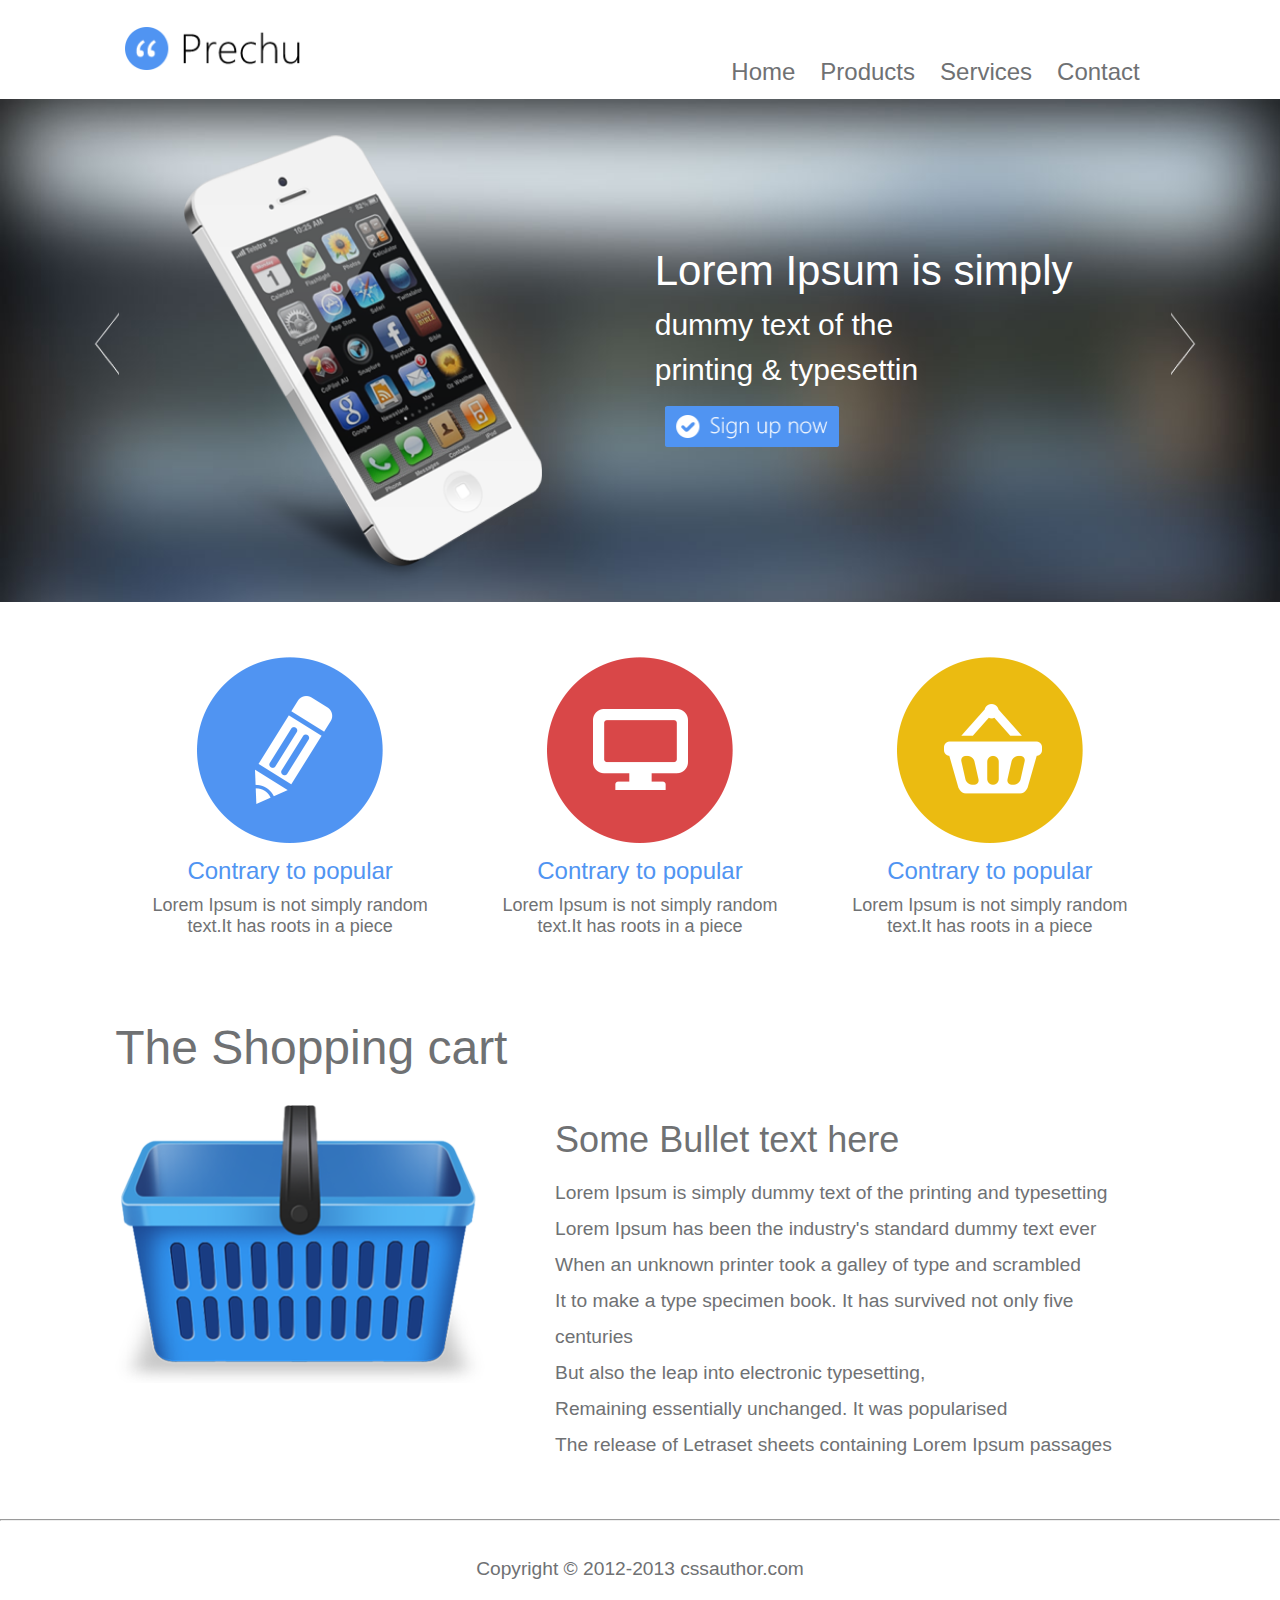
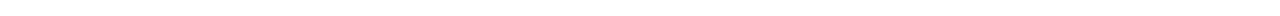
<file: 1/index.html>
<!DOCTYPE html>
<html lang="en">
<head>
    <meta charset="UTF-8">
    <meta name="viewport" content="width=device-width, initial-scale=1">
    <title>Prechu</title>
    <link rel="stylesheet" href="css/style.css">
</head>
<body>
<header>
    <div class="container">
        <div class="logo">
            <img src="img/logo1.png" alt="Prechu">
        </div>
        <nav>
            <input type="checkbox" id="hid-button">
            <label class="menu-button" for="hid-button"><p>&#9776;</p></label>
            <ul class="menu">
                <li>
                    <a href=# class="menu__link">Home</a>
                </li>
                <li>
                    <a href=# class="menu__link">Products</a>
                </li>
                <li>
                    <a href=# class="menu__link">Services</a>
                </li>
                <li>
                    <a href=# class="menu__link"> Contact</a>
                </li>
            </ul>
        </nav>
    </div>
</header>
<main>
    <div class="banner">
        <a href=# class="banner__prev"><img src="img/prev.png" alt="previous"></a>
        <div class="banner__phone">
            <img src="img/iphone.png" alt="iphone">
        </div>
        <div class="banner__text">
            <h1>
                Lorem Ipsum is simply
            </h1>
            <p> dummy text of the
                <br>printing & typesettin
            </p>
            <div class="banner__singup">
                <a href=#><img src="img/singup.png" alt="Sing up now"></a>
            </div>
        </div>
        <a href=# class="banner__next"><img src="img/next.png" alt="next"></a>
    </div>
    <div class="container">
        <div class="services">
            <div class="services__item">
                <div class="service-item__img">
                    <img src="img/icon1.png" alt="Услуга1">
                </div>
                <div class="service-item__text">
                    <h3>
                        Contrary to popular
                    </h3>
                    <p>
                        Lorem Ipsum is not simply random text.It has roots in a piece
                    </p>
                </div>
            </div>
            <div>
                <hr>
            </div>
            <div class="services__item">
                <div class="service-item__img">
                    <img src="img/icon2.png" alt="Услуга2">
                </div>
                <div class="service-item__text">
                    <h3>
                        Contrary to popular
                    </h3>
                    <p>
                        Lorem Ipsum is not simply random text.It has roots in a piece
                    </p>
                </div>
            </div>
            <div>
                <hr>
            </div>
            <div class="services__item">
                <div class="service-item__img">
                    <img src="img/icon3.png" alt="Услуга3">
                </div>
                <div class="service-item__text">
                    <h3>
                        Contrary to popular
                    </h3>
                    <p>
                        Lorem Ipsum is not simply random text.It has roots in a piece
                    </p>
                </div>
            </div>
            <div>
                <hr>
            </div>
            <div class="services__cart">
                <h1>
                    The Shopping cart
                </h1>
                <div class="services-cart">
                    <div class="services-cart__img">
                        <img src="img/cart.png" alt="Корзина">
                    </div>
                    <div class="services-cart__text">
                        <h2>
                            Some Bullet text here
                        </h2>
                        <p>
                            Lorem Ipsum is simply dummy text of the printing and typesetting
                            <br>Lorem Ipsum has been the industry's standard dummy text ever
                            <br>When an unknown printer took a galley of type and scrambled
                            <br>It to make a type specimen book. It has survived not only five centuries
                            <br>But also the leap into electronic typesetting,
                            <br>Remaining essentially unchanged. It was popularised
                            <br>The release of Letraset sheets containing Lorem Ipsum passages
                        </p>
                    </div>
                </div>
            </div>
        </div>
    </div>
</main>
<footer>
    <hr>
    <p>Copyright © 2012-2013 cssauthor.com</p>
</footer>
</body>
</html>
</file>
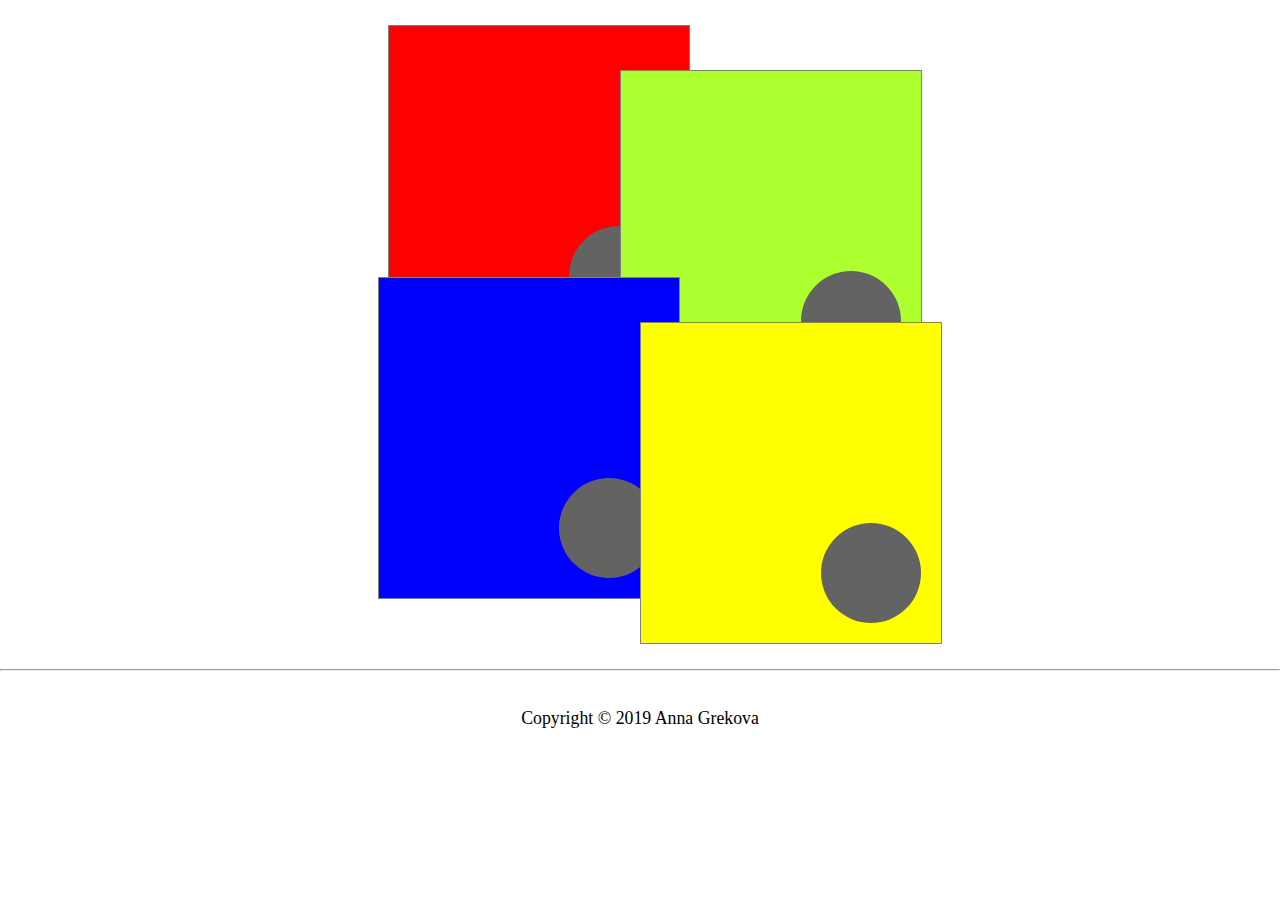
<file: 2/index.html>
<!DOCTYPE html>
<html lang="en">
<head>
    <meta charset="UTF-8">
    <meta name="viewport" content="width=device-width, initial-scale=1">
    <title>Work</title>
    <link rel="stylesheet" href="css/style.css">
</head>
<body>
    <header>
    </header>
    <main>
        <div class="box">
            <div class="box__item">
                <div class="circle">
                </div>
            </div>
            <div class="box__item">
                <div class="circle">
                </div>
            </div>
            <div class="box__item">
                <div class="circle">
                </div>
            </div>
            <div class="box__item">
                <div class="circle">
                </div>
            </div>
        </div>
    </main>
    <footer>
        <hr>
        <p>Copyright © 2019 Anna Grekova</p>
     </footer>
</body>
</html>
</file>
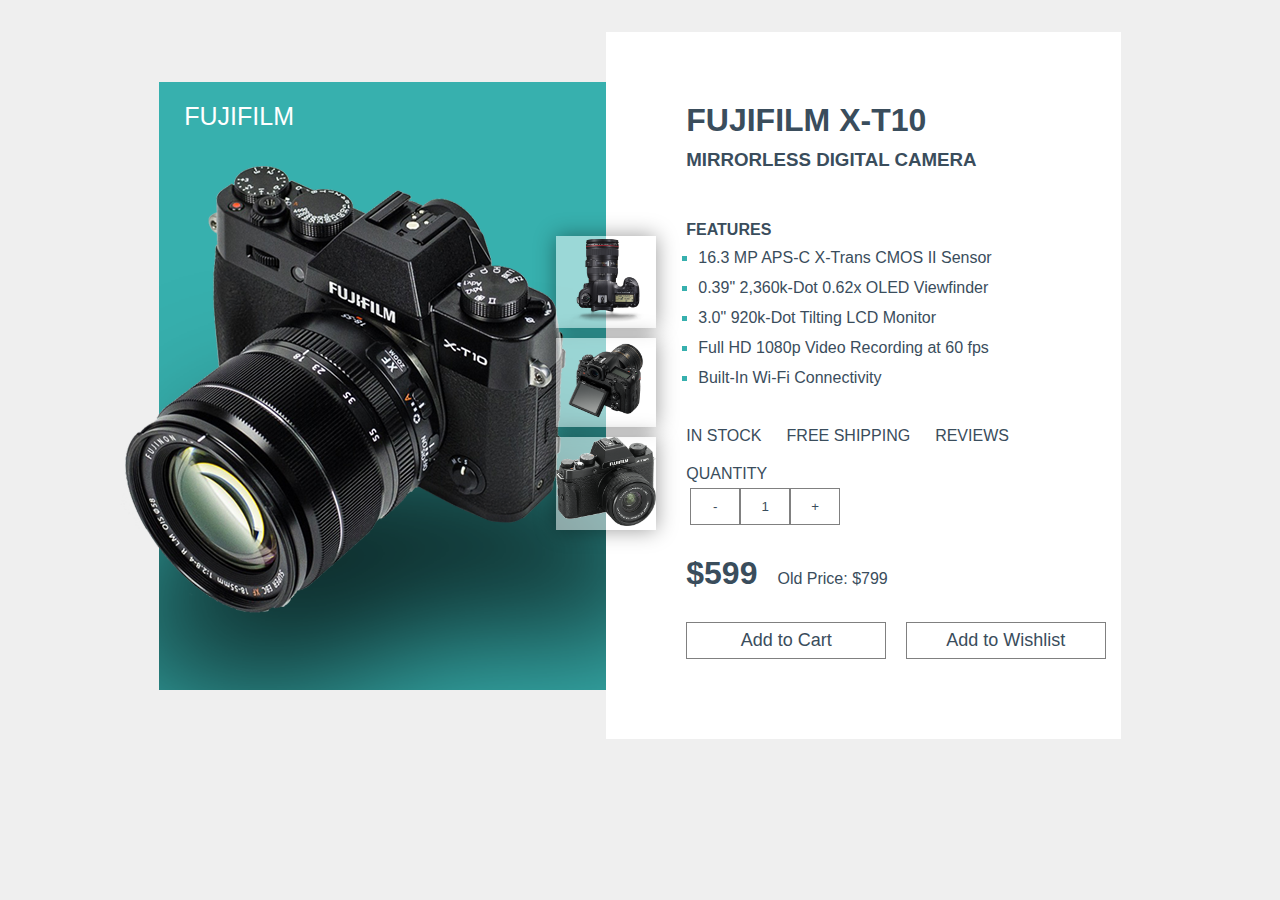
<file: 3/index.html>
<!DOCTYPE html>
<html lang="en">
<head>
    <meta charset="UTF-8">
    <meta name="viewport" content="width=device-width, initial-scale=1">
    <title>Fujifilm</title>
    <link rel="stylesheet" href="css/style.css">
</head>
<body>
<header>
</header>
<main>
    <div class="card">
        <div class="card__left">
            <p>Fujifilm</p>
            <div class="card-left__photo">
                <img src="img/camera.png" alt="camera">
            </div>
            <div class="card-left__center">
                  <div class="card-center__photo-item">
                       <img src="img/camera-top.png" alt="camera-top">
                   </div>
                   <div class="card-center__photo-item">
                       <img src="img/camera-back.png" alt="camera-back">
                   </div>
                   <div class="card-center__photo-item">
                       <img src="img/camera-right1.png" alt="camera-right">
                   </div>
            </div>
        </div>
<!--        <div class="card__center">
            <div class="card-center__photo-item">
                <img src="img/camera-top.png" alt="camera-top">
            </div>
            <div class="card-center__photo-item">
                <img src="img/camera-back.png" alt="camera-back">
            </div>
            <div class="card-center__photo-item">
                <img src="img/camera-right1.png" alt="camera-right">
            </div>
        </div>-->
        <div class="card__right">
            <h1 class="card-right__title">Fujifilm X-T10</h1>
            <h3>Mirrorless Digital Camera</h3>
            <h4>Features</h4>
            <ul class="card-right__squares">
                <li>
                    <p>16.3 MP APS-C X-Trans CMOS II Sensor</p>
                </li>
                <li>
                    <p>0.39" 2,360k-Dot 0.62x OLED Viewfinder</p>
                </li>
                <li>
                    <p>3.0" 920k-Dot Tilting LCD Monitor</p>
                </li>
                <li>
                    <p>Full HD 1080p Video Recording at 60 fps</p>
                <li>
                    <p>Built-In Wi-Fi Connectivity</p>
                </li>
            </ul>
            <ul class="card-right__menu">
                <li>
                    <a href=#>In Stock</a>
                </li>
                <li>
                    <a href=#>Free Shipping</a>
                </li>
                <li>
                    <a href=#>Reviews</a>
                </li>
            </ul>
            <p>Quantity</p>
            <div class="card-right__quantity">
                <input type="button" value="-" class="button">
                <input class="value" type="text" readonly="readonly" value="1">
                <input type="button" value="+" class="button">
            </div>
            <h1 class="card-right__price">$599<span class="card-right__price-old">Old Price: $799</span></h1>
            <div class="card-right__actions">
                <input type="button" value="Add to Cart" class="button">
                <input type="button" value="Add to Wishlist" class="button">
            </div>
        </div><!-- div class="card__right">-->
    </div><!--    div class="card">-->
</main>
<footer>
</footer>
</body>
</html>
</file>
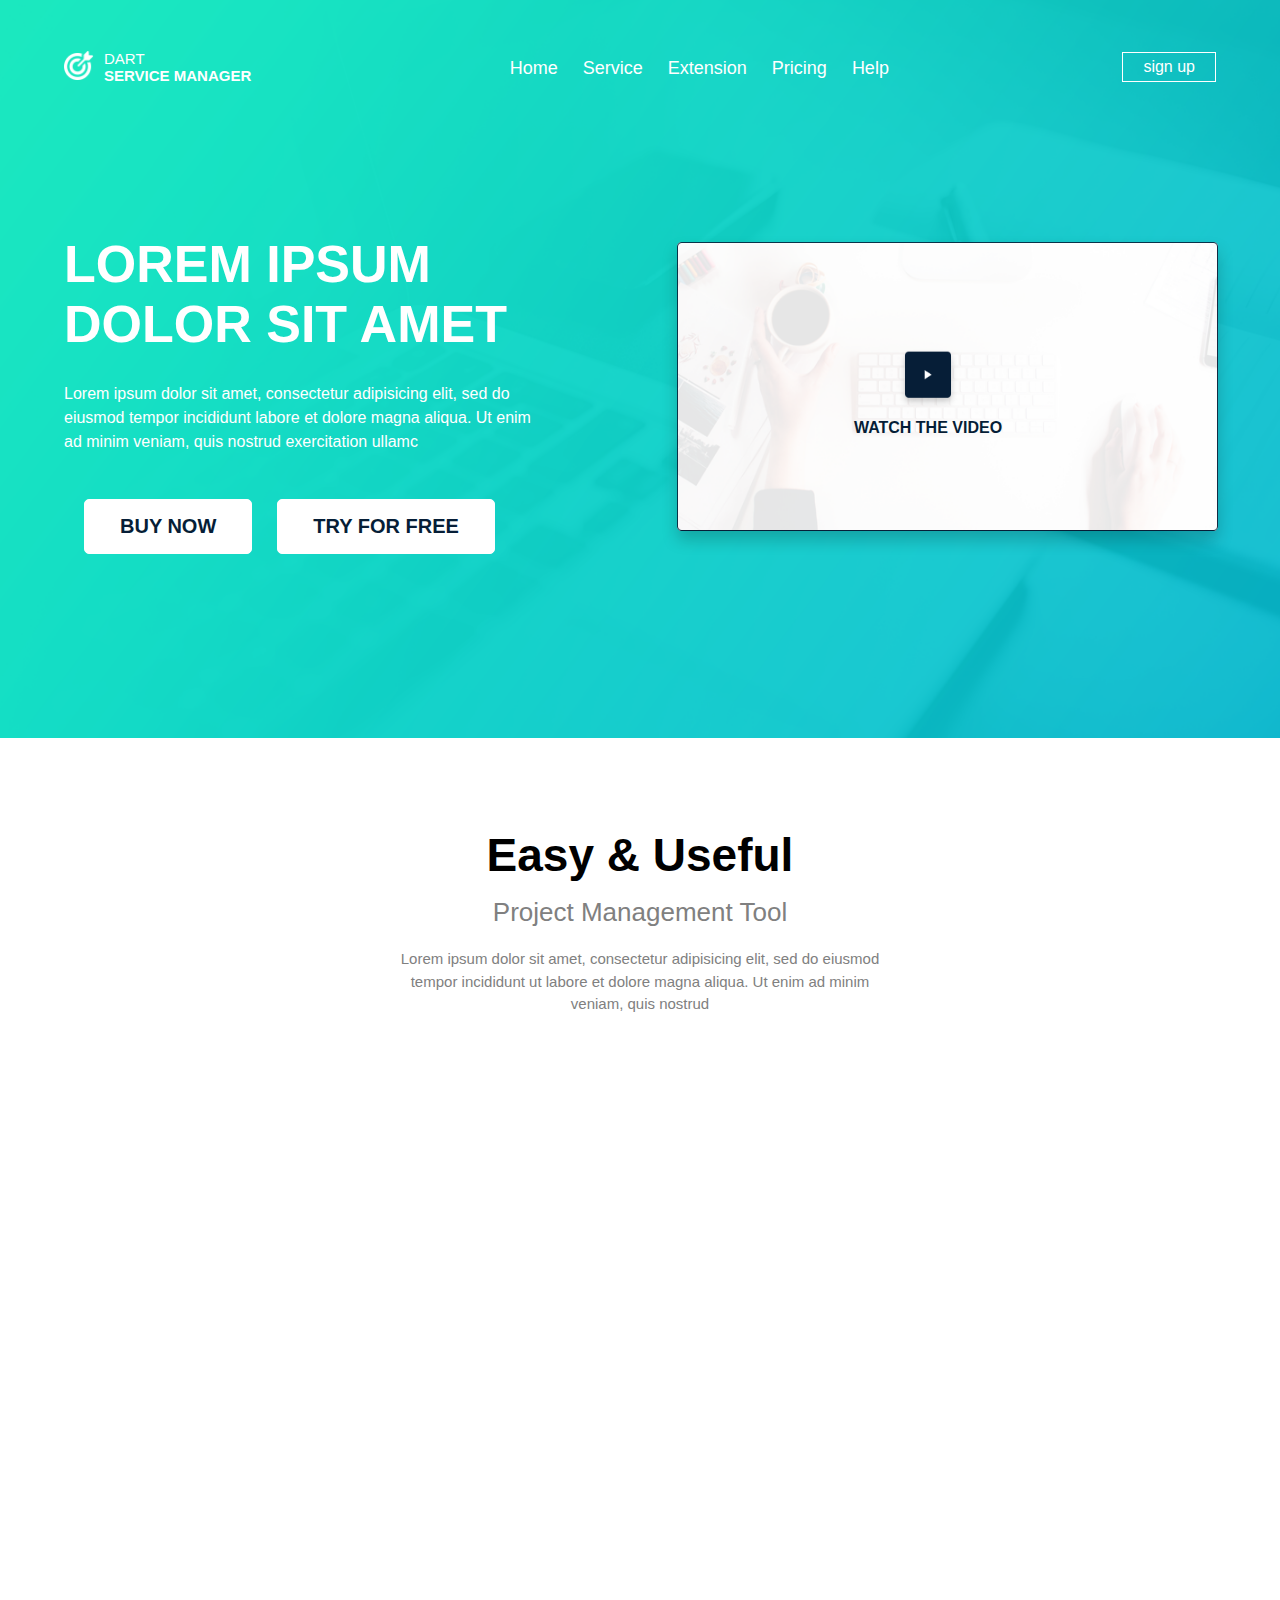
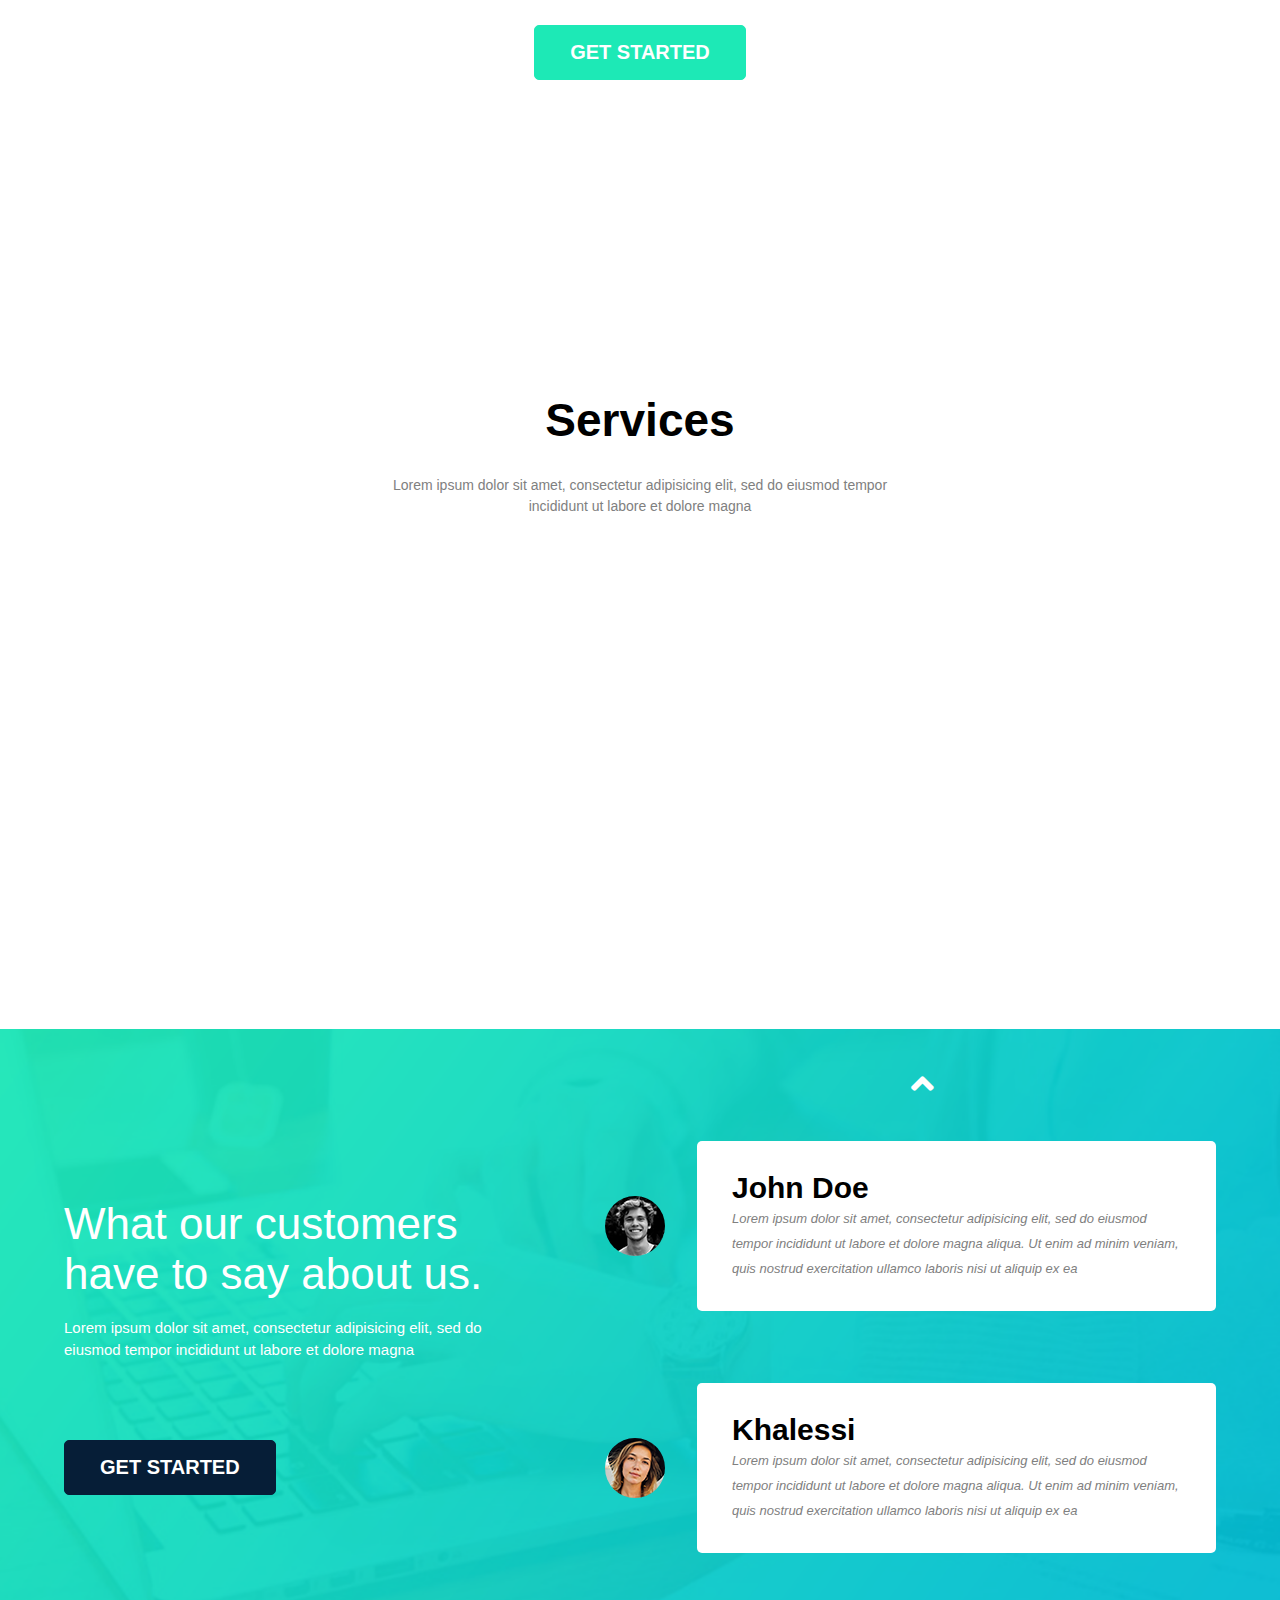
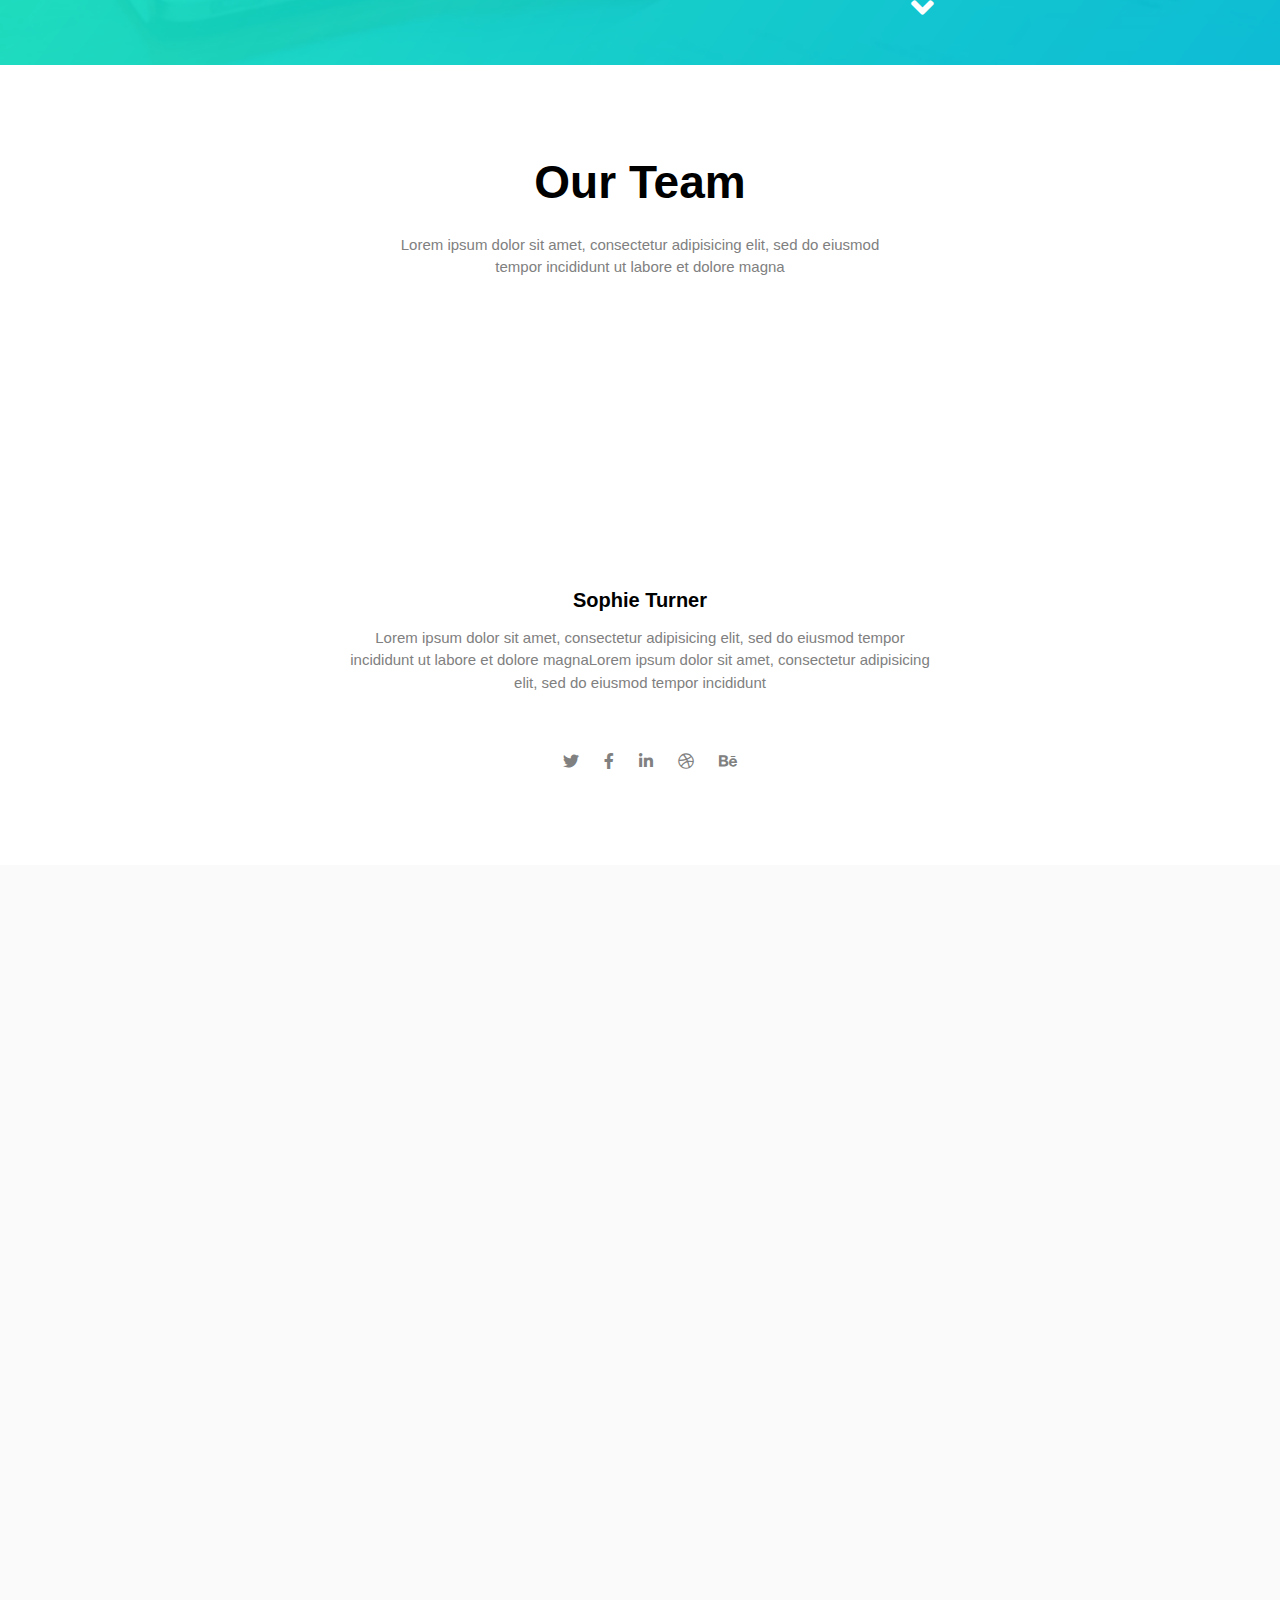
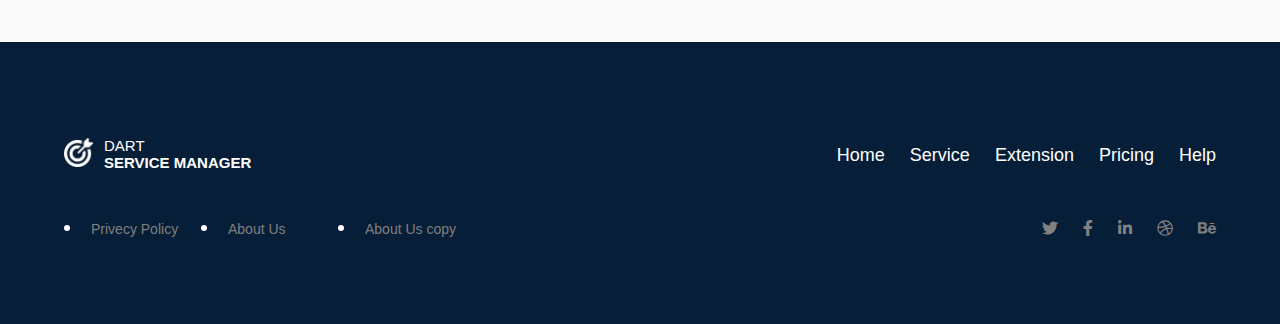
<file: Final/index.html>
﻿<!DOCTYPE html>
<html lang="en">
<head>
    <meta charset="UTF-8">
    <meta name="viewport" content="width=device-width, initial-scale=1">
    <title>Final</title>
    <link rel="stylesheet" href="css/animate.css">
    <link rel="stylesheet" href="css/style.css">
    <link rel="stylesheet" href="css/all.css">
</head>
<body>
<header>
    <div class="container">
        <div class="hf">
            <div class="hf__logo">
                <div class="logo-img">
                    <img class="animated infinite wow bounce" data-wow-delay=".2s" src="img/logo.png" alt="Logo">
                </div>
                <p class="animated infinite wow bounce" data-wow-delay=".4s">Dart<br><strong>service manager</strong></p>
            </div>
              <nav class="wow fadeInDown">
                <input type="checkbox" id="hid-button">
                <label class="hf__menu-btn" for="hid-button"><p>&#9776;</p></label>
                <ul class="hf__menu hf__menu-active">
                    <li><a href=# class="menu-link">Home</a></li>
                    <li><a href=# class="menu-link">Service</a></li>

                    <li><a href=# class="menu-link">Extension</a></li>
                    <li><a href=# class="menu-link">Pricing</a></li>
                    <li><a href=# class="menu-link">Help</a></li>
                </ul>
            </nav>
            <input type="button" value="sign up" class="hf__signup animated wow heartBeat" data-wow-delay=".2s">
        </div>
        <div class="elements">
            <div class="elements__text wow fadeInLeft" data-wow-delay=".2s" data-wow-offset="100">
                <h1>Lorem Ipsum Dolor sit amet</h1>
                <p>Lorem ipsum dolor sit amet, consectetur adipisicing elit, sed do eiusmod tempor incididunt labore et
                    dolore magna aliqua. Ut enim ad minim veniam, quis nostrud exercitation ullamc</p>
                <input type="button" value="Buy now" class="btn">
                <input type="button" value="Try for free" class="btn">
            </div>
            <div class="elements__video wow fadeInRight" data-wow-delay=".2s" data-wow-offset="100">
                <div class="video">
                    <video src="#" poster="img/video1.png" class="video__video"></video>
                    <button type="button" name="button2" class="video__playbtn">
                        <img src="img/playbtn.png">
                    </button>
                    <div class="video__text"><p>watch the video</p></div>
                </div>
            </div>
        </div>
    </div>
</header>
<main>
    <div class="container">
        <div class="easyuse">
            <div class="easyuse__text">
                <h1>Easy & Useful</h1>
                <h3>Project Management Tool</h3>
                <p>Lorem ipsum dolor sit amet, consectetur adipisicing elit, sed do eiusmod tempor incididunt ut labore
                    et dolore magna aliqua. Ut enim ad minim veniam, quis nostrud </p>
            </div>
            <div class="easyuse__services">
                <div class="services-item wow fadeInLeft" data-wow-offset="100">
                    <div class="service-item__img">
                        <img src="img/icon1.png" alt="Услуга1">
                    </div>
                    <div class="service-item__text">
                        <h1>
                            Title Goes Here
                        </h1>
                        <p>
                            Lorem ipsum dolor sit amet, consectetur adipisicing elit, sed do eiusmod tempor incididunt
                            ut labore et dolore magna aliqua.
                        </p>
                    </div>
                </div>
                <div class="services-item wow fadeInUp" data-wow-offset="100">
                    <div class="service-item__img">
                        <img src="img/icon2.png" alt="Услуга2">
                    </div>
                    <div class="service-item__text">
                        <h1>
                            Title Goes Here
                        </h1>
                        <p>
                            Lorem ipsum dolor sit amet, consectetur adipisicing elit, sed do eiusmod tempor incididunt
                            ut labore et dolore magna aliqua.
                        </p>
                    </div>
                </div>
                <div class="services-item wow fadeInRight" data-wow-offset="100">
                    <div class="service-item__img">
                        <img src="img/icon3.png" alt="Услуга3">
                    </div>
                    <div class="service-item__text">
                        <h1>
                            Title Goes Here
                        </h1>
                        <p>
                            Lorem ipsum dolor sit amet, consectetur adipisicing elit, sed do eiusmod tempor incididunt
                            ut labore et dolore magna aliqua.
                        </p>
                    </div>
                </div>
            </div>
            <input type="button" value="Get started" class="easyuse__btn">
        </div>
    </div>
    <div class="counts">
        <div class="counts__item wow fadeInLeft" data-wow-delay=".6s" data-wow-offset="100">
             <a href=#><img src="img/business1.png" alt="Business"></a>
        </div>
        <div class="counts__item wow fadeInLeft" data-wow-delay=".2s" data-wow-offset="100">
             <a href=#><img src="img/file_download1.png" alt="Downloads"></a>
        </div>
        <div class="counts__item wow fadeInRight" data-wow-delay=".2s" data-wow-offset="100">
            <a href=#><img src="img/person1.png" alt="Free Installs"></a>
        </div>
        <div class="counts__item wow fadeInRight" data-wow-delay=".6s" data-wow-offset="100">
            <a href=#> <img src="img/filedownload1.png" alt="Pro Users"></a>
        </div>
    </div>
    <div class="services">
        <div class="services__text">
            <h1>
                Services
            </h1>
            <p>
                Lorem ipsum dolor sit amet, consectetur adipisicing elit, sed do eiusmod tempor incididunt ut labore et
                dolore magna
            </p>
        </div>
        <div class="services__box">
            <div class="box-item box-item-active wow fadeInLeft" data-wow-delay=".s" data-wow-offset="40">
                <p><img src="img/trending_up.png" alt="">&emsp;Statistics</p>
                <input type="checkbox" id="box1">
                <label class="box-item__btn" for="box1"><img src="img/arrow_drop_down.png" alt=""></label>
                <div class="box-item__content">
                    <div class="content__img">
                        <img src="img/rounded-rectangle-53.png" alt="img">
                    </div>
                    <p>Lorem ipsum dolor sit amet, consectetur adipisicing elit, sed do eiusmod tempor incididunt
                        ut
                        labore et dolore magna aliqua. Ut enim ad minim veniam,

                        <br>quis nostrud exercitation ullamco laboris nisi ut aliquip ex ea commodo consequat. Duis
                        aute
                        irure dolor in reprehenderit in
                    </p>
                </div>
            </div>
            <div class="box-item wow fadeInLeft" data-wow-delay=".2s" data-wow-offset="40">
                <p><img src="img/mail.png" alt="">&emsp;inbox</p>
                <input type="checkbox" id="box2">
                <label class="box-item__btn" for="box2"><img src="img/arrow_drop_down.png" alt=""></label>
                <div class="box-item__content">
                    <div class="content__img">
                        <img src="img/rounded-rectangle-53.png" alt="img">
                    </div>
                    <p>Lorem ipsum dolor sit amet, consectetur adipisicing elit, sed do eiusmod tempor incididunt
                        ut
                        labore et dolore magna aliqua. Ut enim ad minim veniam,

                        <br>quis nostrud exercitation ullamco laboris nisi ut aliquip ex ea commodo consequat. Duis
                        aute
                        irure dolor in reprehenderit in
                    </p>
                </div>
            </div>
            <div class="box-item wow fadeInLeft" data-wow-delay=".4s" data-wow-offset="40">
                <p><img src="img/team.png" alt="">&emsp;team</p>
                <input type="checkbox" id="box3">
                <label class="box-item__btn" for="box3"><img src="img/arrow_drop_down.png" alt=""></label>
                <div class="box-item__content">
                    <div class="content__img">
                        <img src="img/rounded-rectangle-53.png" alt="img">
                    </div>
                    <p>Lorem ipsum dolor sit amet, consectetur adipisicing elit, sed do eiusmod tempor incididunt
                        ut
                        labore et dolore magna aliqua. Ut enim ad minim veniam,

                        <br>quis nostrud exercitation ullamco laboris nisi ut aliquip ex ea commodo consequat. Duis
                        aute
                        irure dolor in reprehenderit in
                    </p>
                </div>
            </div>
            <div class="box-item wow fadeInLeft" data-wow-delay=".6s" data-wow-offset="40">
                <p><img src="img/settings.png" alt="">&emsp;settings</p>
                <input type="checkbox" id="box4">
                <label class="box-item__btn" for="box4"><img src="img/arrow_drop_down.png" alt=""></label>
                <div class="box-item__content">
                    <div class="content__img">
                        <img src="img/rounded-rectangle-53.png" alt="img">
                    </div>
                    <p>Lorem ipsum dolor sit amet, consectetur adipisicing elit, sed do eiusmod tempor incididunt
                        ut
                        labore et dolore magna aliqua. Ut enim ad minim veniam,

                        <br>quis nostrud exercitation ullamco laboris nisi ut aliquip ex ea commodo consequat. Duis
                        aute
                        irure dolor in reprehenderit in
                    </p>
                </div>
            </div>
            <div class="box-item wow fadeInLeft" data-wow-delay=".8s" data-wow-offset="40">
                <p><img src="img/rss_feed.png" alt="">&emsp;feed</p>
                <input type="checkbox" id="box5">
                <label class="box-item__btn" for="box5"><img src="img/arrow_drop_down.png" alt=""></label>
                <div class="box-item__content">
                    <div class="content__img">
                        <img src="img/rounded-rectangle-53.png" alt="img">
                    </div>
                    <p>Lorem ipsum dolor sit amet, consectetur adipisicing elit, sed do eiusmod tempor incididunt
                        ut
                        labore et dolore magna aliqua. Ut enim ad minim veniam,

                        <br>quis nostrud exercitation ullamco laboris nisi ut aliquip ex ea commodo consequat. Duis
                        aute
                        irure dolor in reprehenderit in
                    </p>
                </div>
            </div>
        </div>
    </div>
    <div class="testimonials-block">
        <div class="container">
            <div class="testimonials">
                <div class="testimonials__text">
                    <h1>
                        What our customers have to say about us.
                    </h1>
                    <p>
                        Lorem ipsum dolor sit amet, consectetur adipisicing elit, sed do eiusmod tempor incididunt ut
                        labore
                        et
                        dolore magna
                    </p>
                    <input type="button" value="Get started" class="btn">
                </div>
                <div class="testimonials__box">
                    <a href=# class="testimonials-box__prev"><i class="fa fa-angle-up" aria-hidden="true"></i></a>
                    <div class="avatar">
                        <div class="avatar__img">
                            <img src="img/man.png" alt="">
                        </div>
                        <div class="avatar__text">
                            <h1>
                                John Doe
                            </h1>
                            <i>
                                Lorem ipsum dolor sit amet, consectetur adipisicing elit, sed do eiusmod tempor
                                incididunt
                                ut
                                labore
                                et dolore magna aliqua. Ut enim ad minim veniam, quis nostrud exercitation ullamco
                                laboris
                                nisi
                                ut
                                aliquip ex ea
                            </i>
                        </div>
                    </div>
                    <p></p>
                    <div class="avatar">
                        <div class="avatar__img">
                            <img src="img/woman.png" alt="">
                        </div>
                        <div class="avatar__text">
                            <h1>
                                Khalessi
                            </h1>
                            <i>
                                Lorem ipsum dolor sit amet, consectetur adipisicing elit, sed do eiusmod tempor
                                incididunt
                                ut
                                labore
                                et dolore magna aliqua. Ut enim ad minim veniam, quis nostrud exercitation ullamco
                                laboris
                                nisi
                                ut
                                aliquip ex ea
                            </i>
                        </div>
                    </div>
                    <a href=# class="testimonials-box__next"><i class="fa fa-angle-down" aria-hidden="true"></i></a>
                </div>
            </div>
        </div>
    </div>
    <div class="container">
        <div class="team">
            <div class="team__text">
                <h1>
                    Our Team
                </h1>
                <p>
                    Lorem ipsum dolor sit amet, consectetur adipisicing elit, sed do eiusmod tempor incididunt ut labore
                    et
                    dolore magna
                </p>
            </div>
            <div class="team__avatar">
                <div class="team-avatar wow flip" data-wow-delay=".2s" data-wow-offset="100">
                    <div class="avatar__img">
                        <img src="img/team-l.png" alt="">
                    </div>
                    <div class="avatar__img-c">
                        <img src="img/team-c.png" alt="">
                    </div>
                    <div class="avatar__img">
                        <img src="img/team-r.png" alt="">
                    </div>
                </div>
                <div class="team-details">
                    <h1>
                        Sophie Turner
                    </h1>
                    <p>
                        Lorem ipsum dolor sit amet, consectetur adipisicing elit, sed do eiusmod tempor incididunt ut
                        labore et
                        dolore magnaLorem ipsum dolor sit amet, consectetur adipisicing elit, sed do eiusmod tempor
                        incididunt
                    </p>
                </div>
            </div>
            <div class="team__social">
                <a href=#><i class="fab fa-twitter" aria-hidden="true"></i></a>
                <a href=#><i class="fab fa-facebook-f" aria-hidden="true"></i></a>
                <a href=#><i class="fab fa-linkedin-in" aria-hidden="true"></i></a>
                <a href=#><i class="fab fa-dribbble" aria-hidden="true"></i></a>
                <a href=#><i class="fab fa-behance" aria-hidden="true"></i></a>
            </div>
        </div>
    </div>
    <div class="contactus-block">
        <div class="container">
            <div class="contactus">
                <div class="contactus__text wow slideInRight">
                    <h1>
                        Contact Us
                    </h1>
                    <p>
                        Lorem ipsum dolor sit amet, consectetur adipisicing elit, sed do eiusmod tempor incididunt ut
                        labore
                        et dolore magna
                    </p>
                </div>
                <form class="contactus__form wow slideInLeft" data-wow-offset="100" action="#" method="post">
                    <input type="text" name="firstName" placeholder="First Name"/>
                    <input type="text" name="lastName" placeholder="Last Name"/>
                    <input type="email" name="email" placeholder="Email"/>
                    <input type="tel" name="phone" placeholder="Phone"/>
                    <textarea name="Message" placeholder="Message"></textarea>
                    <label class="subscribe-transform">
                        <input type="checkbox" class="subscribe__input" name="subscribe"/>
                        <span class="subscribe__label">subscribe to the newsletter</span>
                    </label>
                    <input type="submit" name="send" value="send"/>
                </form>
            </div>
        </div>
    </div>
</main>
<footer>
    <div class="container">
        <div class="hf">
            <div class="hf__logo">
                <div class="logo-img">
                    <img src="img/logo.png" alt="Logo">
                </div>
                <p>Dart<br><strong>service manager</strong></p>
            </div>
            <nav>
                <input type="checkbox" id="hid-button1">
                <label class="hf__menu-btn" for="hid-button1"><p>&#9776;</p></label>
                <ul class="hf__menu hf__menu-active">
                    <li><a href=# class="menu-link">Home</a></li>
                    <li><a href=# class="menu-link">Service</a></li>
                    <li><a href=# class="menu-link">Extension</a></li>
                    <li><a href=# class="menu-link">Pricing</a></li>
                    <li><a href=# class="menu-link">Help</a></li>
                </ul>
            </nav>
        </div>
        <div class="foo">
            <nav>
                <ul class="foo__menu">
                    <li><a href=# class="menu-foo">Privecy Policy</a></li>
                    <li><a href=# class="menu-foo">About Us</a></li>
                    <li><a href=# class="menu-foo">About Us copy</a></li>
                </ul>
            </nav>
            <div class="team__social">
                <a href=#><i class="fab fa-twitter" aria-hidden="true"></i></a>
                <a href=#><i class="fab fa-facebook-f" aria-hidden="true"></i></a>
                <a href=#><i class="fab fa-linkedin-in" aria-hidden="true"></i></a>
                <a href=#><i class="fab fa-dribbble" aria-hidden="true"></i></a>
                <a href=#><i class="fab fa-behance" aria-hidden="true"></i></a>
            </div>
        </div>
    </div>
</footer>
<script src="js/wow.min.js"></script>
<script>
        new WOW().init();
</script>
</body>
</html>
</file>
<file: 1/css/style.css>
:root{
    font-size: 60px;
}
* {
    padding: 0;
    margin: 0;
    font-family:"Segoe WP N", sans-serif;
    color: #6f7173;
    font-weight: normal;
    box-sizing: border-box;
}
hr{
     color: lightgrey;
 }
.container{
    width: 82%;
    margin: 0 auto;
    display: flex;
    justify-content: space-between;
    align-items: center;
}
.logo{
    max-width: 175px;
    margin-left: 10px;
}
.logo img{
    margin-top: 10px;
    width: 100%;
    height: auto;
}
.menu{
    margin-top: 25px;
    display: flex;
    list-style: none;
}
.menu__link{
    text-decoration: none;
    font-size: 0.4rem;
    display: inline-block;
    line-height: 2;
    cursor: pointer;
    position:relative;
    border-bottom: 3px solid #fff;
    margin-right: 25px;
}
 .menu-button{
     display: none;
     background: #5094f2;
     width: 50px;
     height: 50px;
     margin: 10px 20px 10px 0;
     font-size: .8rem;
 }
 .menu-button p{
    transform: scale(1);
     text-align: center;
     position: relative;
     top: -20%;
     color: white;
 }
input[type="checkbox"]{
     display: none;
}
.menu__link:after {
    background-color: #5094f2;
    display: block;
    content: "";
    height: 3px;
    width: 0%;
    left:50%;
    position:absolute;
    transition: width .3s ease-in-out;
    transform:translateX(-50%);
}
.menu__link:hover:after,
.menu__link:focus:after {
    width: 100%;
}
.banner{
    background: #5b6c7f url(../img/1.jpg) no-repeat center top / cover;
    display: flex;
    justify-content: space-between;
    align-items: center;
}
.banner__prev{
    margin-left: 7.36%;
}
.banner__next{
    margin-right: 7.36%;
}
.banner__phone{
    margin: 36px 8.8% 0 5.04%;
    min-width: 28%;
}
.banner__phone img {
    width: 100%;
    height: auto;
}
.banner__text {
    min-width: 40.3%;
}
.banner__text h1{
    font-family: "Segoe WP Light", sans-serif;
    font-size: 0.7rem;
    color: white;
    line-height: 1.5;
}
.banner__text p{
    font-family: "Segoe WP Light", sans-serif;
    font-size: 0.5rem;
    color: white;
    line-height: 1.5;
}
.banner__singup {
    width: 174px;
    margin-left: 10px;
}
.banner__singup img{
    width: 100%;
    height: auto;
}
.services{
    margin-top: 55px;
    display: flex;
    flex-wrap: wrap;
    justify-content: center;
}
.services__item{
    width: 33.33333%;
    display: flex;
    flex-direction: column;
    align-items: center;
}
.service-item__img{
    max-width: 187px;
}
.service-item__img img{
    width: 100%;
    height: auto;
}
.services hr{
    display: none;
}
.service-item__text{
     text-align: center;
}
.service-item__text h3{
    font-size: 0.4rem;
    margin: 0 0 10px 0;
    color: #5094f2
}
.service-item__text p{
    font-size: 0.3rem;
    margin: 0 30px;
}
.services-cart{
    display: flex;
}
.services-cart__img{
     min-width: 35%;
 }
.services__cart h1{
    margin-top: 83px;
    margin-bottom: 30px;
    font-size: .8rem;
}
.services-cart__img img{
    width: 100%;
    height: auto;
}
.services-cart__text{
   margin: 0 10px 0 70px;
}
.services-cart__text h2{
    line-height: 70px;
    font-size: 0.6rem;
}
.services-cart__text p{
    line-height: 36px;
    font-size: 0.32rem;
    margin-bottom: 56px;
}
footer{
    line-height: 95px;
    font-size: 0.32rem;
    text-align: center;
}
@media screen and (max-width:1024px) {
    :root {
        font-size: 50px;
    }
    .container{
        width: 100%;
    }
    .banner__phone{
        margin-right: 1%;
    }
    .services{
        margin-left: 10px;
        margin-right: 20px;
    }
    .services-cart__text{
        margin: 0 10px;
    }
    .services__cart h1{
       margin-left: 20px;
    }
}

@media screen and (max-width:640px) {
    .logo{
        margin-left: 30px;
    }
    .menu{
        display: none;
        width: 20%;
        margin: 0 30px 0 0;
        position: absolute;
        z-index: 2;
        background: white;
    }
    .menu-button{
        display: block;
        margin-left: 100px;
        font-size: 1rem;
    }
    input[type="checkbox"]:checked ~ .menu-button+.menu{
        display: block;
    }
    .banner__text {
        min-width:60%;
    }
    .banner__phone img {
        width: 80%;
        height: auto;
    }
    .banner__text h1{
        font-size: 0.55rem;
      }
    .banner__text p{
        font-size: 0.45rem;
    }
    .banner__prev{
        display: none;
     }
    .banner__next{
        display: none;
     }
    .services__item{
        width: 100%;
        flex-direction: row;
        text-align: left;
        margin: 20px 5px 10px 5px;
      }
    .services hr{
        display: block;
    }
    .service-item__text{
        text-align: left;
      }
    .service-item__text h3{
        font-size: 0.5rem;
        margin-left: 30px;
    }
    .service-item__text p{
        font-size: 0.35rem;
    }
    .services{
        margin-top: 0px;
        flex-direction: column;
    }
    .services-cart{
        flex-wrap: wrap;
        margin-top: 0;
    }
    .services-cart__img{
        margin: 0 auto;
    }
    .services__cart h1 {
        margin: 50px 0 40px 0;
        font-size: 0.8rem;
        text-align: center;
    }
    .services-cart__text{
        margin-left: 30px;
        margin-right: 20px;
    }
}
@media screen and (max-width:465px) {
    :root {
        font-size: 40px;
    }
    .menu-button{
        height: 42px;
    font-size: 1rem;
    }
    .banner__singup img{
        width: 70%;
        height: auto;
    }
    .banner__text h1{
        font-size: 0.5rem;
    }
    .banner__text p{
        font-size: 0.4rem;
    }
    .service-item__text p{
       margin-left:10px;
    }
    .service-item__text h3{
        margin-left:5px;
    }
    .services-cart__text{
        margin-left: 10px;
    }

}
</file>
<file: 2/css/style.css>
* {
    padding: 0;
    margin: 0;
}
main{
    display: flex;
    justify-content: center;
}
.box{
    width: 680px;
    margin: 0 auto;
    display: flex;
    flex-wrap: wrap;
    justify-content: center;
    align-content: center;
    padding-bottom: 25px ;
}
.box__item {
    width: 300px;
    height: 320px;
    border:1px solid grey;
    position: relative;
}
.box__item:nth-child(1){
    background: red;
    left: 50px;
    top: 25px;
    z-index: 1;
}
.box__item:nth-child(1):hover{
    z-index: 3;
}
.box__item:nth-child(2){
    background: greenyellow;
    bottom: -70px;
    right: 20px;
    z-index: 2;
}
.box__item:nth-child(2):hover {
    z-index: 3;
}
.box__item:nth-child(3){
    background: blue;
    bottom: 45px;
    left:40px;
    z-index: 2;
}
.box__item:nth-child(3):hover {
    z-index: 3;
}
.box__item:nth-child(4){
    background: yellow;
    z-index: 2;
}
.circle{
    width: 100px;
    height: 100px;
    -moz-border-radius: 50px;
    -webkit-border-radius: 50px;
    border-radius: 50px;
    background: #636363;
    margin-left: 180px;
    margin-top: 200px;
    position: relative;
}
.circle:hover:after
{
    content: '+';
    font-size: 10em;
    cursor: pointer;
    line-height: 100px;
    text-align: center;
    top: 0;
    bottom: 0;
    left: 0;
    right: 0;
    position:absolute;
}
footer{
    line-height: 95px;
    font-size: 13.35pt;
    text-align: center;
}
</file>
<file: 3/css/style.css>
* {
    padding: 0;
    margin: 0;
    font-family:"Arial", sans-serif;
    /*font-family:"Montserrat Regular", sans-serif;*/
    color: #3a4d5c;
    box-sizing: border-box;
    text-transform: uppercase;
}
body{
    background: #efefef;
}
.card {
    margin: 0 auto;
    display: flex;
    justify-content: center;
    align-items: center;
    align-content: center;
    flex-wrap: wrap;
    margin-top: 32px;
}
.card__left {
    max-width:465px;
    background: #37b0ae url(../img/camera-shadow.png) no-repeat center 180px /cover;
    position: relative;
}
.card-left__photo{
    position:relative;
    left: -40px;
    padding-bottom: 70px;
}
.card-left__photo img{
    width: 100%;
    height: auto;
}
.card__left p{
    font-family:"Arial Black", sans-serif;
    font-size: 25px;
    color: white;
    padding: 20px 0 35px 25px;
}
.card-left__center{
    position: absolute;
    z-index: 1000;
    left: 100%;
    margin-left: -50px;
    width: 100px;
    height: 300px;
    margin-top: -150px;
    top:50%;
}
.card-center__photo-item{
    max-width: 100px;
    max-height: 100px;
    background: rgba(255, 255, 255, .5) ;
    box-shadow: 0 0 20px rgba(0, 0, 0, 0.4);
    margin-bottom: 10px;
}
.card-center__photo-item:hover
{
    border: 3px solid #37b0ae;
    transform: scale(1.3);
}
.card-center__photo-item img{
    width: 100%;
    height: 100%;
    object-fit: cover;
    object-position: center;
}
.card__right {
    max-width: 542px;
    background: white;
    padding-left: 80px;
    padding-bottom: 80px;
 }
.card-right__title{
    margin: 70px 0 10px 0;
}
.card__right h4{
    margin:50px 0 10px 0;
}
.card-right__squares p{
    margin-bottom: 12px;
    text-transform: none;
}
.card-right__squares li{
    list-style: square;
    color: #37b0ae;
    margin-left: 12px;
}
.card-right__menu{
    list-style: none;
    display: flex;
    margin-top: 40px;
    margin-bottom: 20px;
}
.card-right__menu a {
    text-decoration: none;
    margin-right:25px;
}
.card-right__quantity {
    display: flex;
    margin-top: 5px;
    cursor: pointer;
    margin-left: 4px;
}
.card-right__quantity .value{
    width: 50px;
    line-height: 35px;
    text-align: center;
    border: 1px solid grey;
}
.card-right__quantity .button{
    background: white;
    width: 50px;
    line-height: 35px;
    border: 1px solid grey;
}
.card-right__quantity .button:hover{
    border: 1px solid red;
    transform: scale(1.3);
}
.card-right__price{
    margin-top: 30px;
}
.card-right__price-old{
    margin-left: 20px;
    font-size: 16px;
    text-transform: none;
    font-weight: normal;
 }
.card-right__actions .button{
    background: white;
    width: 200px;
    line-height: 35px;
    border: 1px solid grey;
    margin-top: 30px;
    text-transform: none;
    font-size: 18px;
    margin-right: 15px;
}
.card-right__actions .button:hover
{
    background: #37b0ae;
    border: 0;
    cursor: pointer;
    color: white;
}
@media screen and (max-width:961px) {
    .card {
        margin-top: 0px;
     }
    .card__left {
        max-width: 100%;
        padding-bottom: 100px;
        padding-right: 19px;
        background: #37b0ae url(../img/camera-shadow.png) no-repeat -220px 135px /cover;
        position: relative;
    }
    .card-left__photo{
        left: 3%;
    }
    .card-left__center{
        transform: rotate(90deg);
        top: 87%;
        left: 50%;
    }
    .card-center__photo-item img{
        transform: rotate(-90deg) ;
    }
    .card__right {
        padding-bottom: 65px;
        display: flex;
        justify-content: center;
        flex-direction: column;
        padding-left: 30px;
        padding-right: 5px;
    }
}

@media screen and (max-width:350px) {
    .card-center__photo-item:hover
    {
        transform: scale(1.1);
    }
}
</file>
<file: Final/css/style.css>
:root {
  font-size: 15pt; }

* {
  padding: 0;
  margin: 0;
  -webkit-box-sizing: border-box;
          box-sizing: border-box; }

.container {
  margin: 0 5%;
  padding-top: 50px;
  padding-bottom: 35px; }

header {
  background: url(../img/rectangle.png) no-repeat center top/cover; }

.hf {
  display: -webkit-box;
  display: -ms-flexbox;
  display: flex;
  -webkit-box-pack: justify;
      -ms-flex-pack: justify;
          justify-content: space-between;
  -webkit-box-align: center;
      -ms-flex-align: center;
          align-items: center;
  -ms-flex-wrap: wrap;
      flex-wrap: wrap; }
  .hf__logo {
    font-family: "Raleway", Helvetica, Arial, sans-serif;
    font-size: 0.75rem;
    color: white;
    display: -webkit-box;
    display: -ms-flexbox;
    display: flex;
    -webkit-box-pack: start;
        -ms-flex-pack: start;
            justify-content: flex-start;
    -webkit-box-align: center;
        -ms-flex-align: center;
            align-items: center;
    -ms-flex-wrap: wrap;
        flex-wrap: wrap;
    -ms-flex-wrap: nowrap;
        flex-wrap: nowrap; }
    .hf__logo .logo-img {
      width: 30px; }
      .hf__logo .logo-img img {
        width: 100%;
        height: auto; }
    .hf__logo p {
      text-transform: uppercase;
      white-space: nowrap;
      margin-left: 10px; }
  .hf__menu-btn {
    display: none;
    background: transparent;
    width: 45px;
    text-align: center;
    line-height: 40px;
    font-size: 4rem; }
    .hf__menu-btn p {
      -webkit-transform: scale(0.6);
              transform: scale(0.6);
      color: white;
      margin-right: 10px;
      padding-bottom: 5px; }
  .hf input[type="checkbox"] {
    display: none; }
  .hf__menu {
    display: -webkit-box;
    display: -ms-flexbox;
    display: flex;
    -webkit-box-pack: start;
        -ms-flex-pack: start;
            justify-content: flex-start;
    -webkit-box-align: center;
        -ms-flex-align: center;
            align-items: center;
    -ms-flex-wrap: wrap;
        flex-wrap: wrap;
    list-style: none; }
    .hf__menu .menu-link {
      font-family: "Raleway", Helvetica, Arial, sans-serif;
      font-size: 0.9rem;
      color: white;
      text-decoration: none;
      display: inline-block;
      cursor: pointer;
      position: relative;
      margin-left: 25px; }
      .hf__menu .menu-link:hover {
        color: black; }
  .hf__signup {
    font-family: "Raleway", Helvetica, Arial, sans-serif;
    font-size: 0.8rem;
    color: white;
    background: transparent;
    border: 1px solid white;
    padding: 5px 20px;
    color: white; }
    .hf__signup:hover {
      -webkit-transform: scale(1.3);
              transform: scale(1.3); }

.elements {
  display: -webkit-box;
  display: -ms-flexbox;
  display: flex;
  -webkit-box-pack: justify;
      -ms-flex-pack: justify;
          justify-content: space-between;
  -webkit-box-align: start;
      -ms-flex-align: start;
          align-items: flex-start;
  -ms-flex-wrap: wrap;
      flex-wrap: wrap;
  margin-top: 150px;
  padding-bottom: 145px; }
  .elements__text {
    max-width: 41%; }
    .elements__text h1 {
      text-align: left;
      margin-bottom: 28px;
      font-family: "Raleway", Helvetica, Arial, sans-serif;
      font-size: 2.6rem;
      color: white;
      font-weight: 750;
      text-transform: uppercase; }
    .elements__text p {
      line-height: 1.5;
      text-align: left;
      margin-bottom: 25px;
      font-family: "Raleway", Helvetica, Arial, sans-serif;
      font-size: 0.8rem;
      color: white; }
    .elements__text .btn {
      background: white;
      border: 1px solid white;
      padding: 15px 35px;
      color: #061e37;
      border-radius: 5px;
      margin-left: 20px;
      margin-top: 20px;
      font-family: "Roboto", Helvetica, Arial, sans-serif;
      font-size: 1rem;
      color: #061e37;
      font-weight: bold;
      text-transform: uppercase; }
      .elements__text .btn:hover {
        color: white;
        background: #061e37;
        border: 1px solid #061e37;
        cursor: pointer; }
  .elements__video {
    width: 50%;
    max-width: 600px;
    min-width: 300px;
    position: relative; }
    .elements__video .video {
      padding-top: 56.25%;
      height: 0; }
      .elements__video .video__video {
        position: absolute;
        width: 100%;
        height: 100%;
        top: 0;
        left: 20px; }
      .elements__video .video__playbtn {
        width: 60px;
        position: absolute;
        top: 45%;
        left: 50%;
        -webkit-transform: translate(-50%, -50%);
                transform: translate(-50%, -50%);
        border: none;
        background: none;
        outline: none; }
        .elements__video .video__playbtn img {
          width: 100%;
          height: auto; }
      .elements__video .video__text {
        position: absolute;
        top: 60%;
        left: 50%;
        -webkit-transform: translate(-50%, -50%);
                transform: translate(-50%, -50%); }
        .elements__video .video__text p {
          font-family: "Roboto", Helvetica, Arial, sans-serif;
          font-size: 0.8rem;
          color: #061e37;
          font-weight: bold;
          text-transform: uppercase; }

.easyuse {
  display: -webkit-box;
  display: -ms-flexbox;
  display: flex;
  -webkit-box-pack: center;
      -ms-flex-pack: center;
          justify-content: center;
  -webkit-box-align: center;
      -ms-flex-align: center;
          align-items: center;
  -ms-flex-wrap: wrap;
      flex-wrap: wrap;
  -webkit-box-orient: vertical;
  -webkit-box-direction: normal;
      -ms-flex-direction: column;
          flex-direction: column;
  font-family: "Raleway", Helvetica, Arial, sans-serif;
  font-size: 1rem;
  color: black;
  font-weight: normal; }
  .easyuse__text {
    margin-top: 40px;
    max-width: 44%; }
    .easyuse__text h1 {
      text-align: center;
      margin-bottom: 15px;
      font-family: "Raleway", Helvetica, Arial, sans-serif;
      font-size: 2.3rem;
      color: black;
      font-weight: 600;
      text-transform: none; }
    .easyuse__text p {
      line-height: 1.5;
      text-align: center;
      margin-bottom: 90px;
      font-family: "Raleway", Helvetica, Arial, sans-serif;
      font-size: 0.75rem;
      color: grey; }
    .easyuse__text h3 {
      font-family: "Raleway", Helvetica, Arial, sans-serif;
      font-size: 1.3rem;
      color: grey;
      font-weight: 500;
      text-align: center;
      margin-bottom: 20px; }
  .easyuse__services {
    display: -webkit-box;
    display: -ms-flexbox;
    display: flex;
    -webkit-box-pack: center;
        -ms-flex-pack: center;
            justify-content: center;
    -webkit-box-align: end;
        -ms-flex-align: end;
            align-items: flex-end;
    -ms-flex-wrap: wrap;
        flex-wrap: wrap;
    width: 100%; }
    .easyuse__services .services-item {
      max-width: 350px;
      text-align: center;
      margin-left: 6%; }
      .easyuse__services .services-item .service-item__text {
        margin-top: 30px;
        max-width: 100%; }
        .easyuse__services .services-item .service-item__text h1 {
          text-align: center;
          margin-bottom: 17px;
          font-family: "Raleway", Helvetica, Arial, sans-serif;
          font-size: 1rem;
          color: black;
          font-weight: 600;
          text-transform: none; }
        .easyuse__services .services-item .service-item__text p {
          line-height: 1.5;
          text-align: center;
          margin-bottom: 0;
          font-family: "Raleway", Helvetica, Arial, sans-serif;
          font-size: 0.75rem;
          color: grey; }
  .easyuse__btn {
    background: #1de9b6;
    border: 1px solid #1de9b6;
    padding: 15px 35px;
    color: white;
    border-radius: 5px;
    font-family: "Roboto", Helvetica, Arial, sans-serif;
    font-size: 1rem;
    color: white;
    font-weight: bold;
    text-transform: uppercase;
    margin-top: 83px;
    margin-bottom: 63px; }
    .easyuse__btn:hover {
      color: #1de9b6;
      background: white;
      border: 1px solid white;
      cursor: pointer; }

.counts {
  display: -webkit-box;
  display: -ms-flexbox;
  display: flex;
  -webkit-box-pack: center;
      -ms-flex-pack: center;
          justify-content: center;
  -webkit-box-align: center;
      -ms-flex-align: center;
          align-items: center;
  -ms-flex-wrap: wrap;
      flex-wrap: wrap; }
  .counts__item {
    width: 25%; }
    .counts__item img {
      width: 100%;
      height: auto; }

.services {
  margin-top: 90px;
  margin-bottom: 76px;
  display: -webkit-box;
  display: -ms-flexbox;
  display: flex;
  -webkit-box-pack: center;
      -ms-flex-pack: center;
          justify-content: center;
  -webkit-box-align: center;
      -ms-flex-align: center;
          align-items: center;
  -ms-flex-wrap: wrap;
      flex-wrap: wrap;
  -webkit-box-orient: vertical;
  -webkit-box-direction: normal;
      -ms-flex-direction: column;
          flex-direction: column; }
  .services__text {
    max-width: 40%; }
    .services__text h1 {
      text-align: center;
      margin-bottom: 28px;
      font-family: "Raleway", Helvetica, Arial, sans-serif;
      font-size: 2.3rem;
      color: black;
      font-weight: 600;
      text-transform: none; }
    .services__text p {
      line-height: 1.5;
      text-align: center;
      margin-bottom: 47px;
      font-family: "Raleway", Helvetica, Arial, sans-serif;
      font-size: 0.7rem;
      color: grey; }
  .services__box {
    width: 50%;
    text-transform: uppercase; }
    .services__box .box-item {
      font-family: "Raleway", Helvetica, Arial, sans-serif;
      font-size: 0.75rem;
      color: black;
      font-weight: bold;
      -webkit-box-shadow: 0 0 20px rgba(0, 0, 0, 0.3);
              box-shadow: 0 0 20px rgba(0, 0, 0, 0.3);
      border-radius: 5px;
      display: -webkit-box;
      display: -ms-flexbox;
      display: flex;
      -webkit-box-pack: justify;
          -ms-flex-pack: justify;
              justify-content: space-between;
      -webkit-box-align: center;
          -ms-flex-align: center;
              align-items: center;
      -ms-flex-wrap: wrap;
          flex-wrap: wrap;
      padding: 20px 20px;
      margin-bottom: 20px; }
      .services__box .box-item input[type="checkbox"] {
        display: none; }
      .services__box .box-item input[type="checkbox"]:checked ~ .box-item__btn + .box-item__content {
        display: -webkit-box;
        display: -ms-flexbox;
        display: flex;
        -webkit-box-pack: justify;
            -ms-flex-pack: justify;
                justify-content: space-between;
        -webkit-box-align: center;
            -ms-flex-align: center;
                align-items: center;
        -ms-flex-wrap: wrap;
            flex-wrap: wrap; }
      .services__box .box-item .box-item__content {
        text-transform: none;
        display: none;
        margin-top: 20px; }
        .services__box .box-item .box-item__content .content__img {
          width: 32%; }
          .services__box .box-item .box-item__content .content__img img {
            width: 100%;
            height: auto; }
        .services__box .box-item .box-item__content p {
          font-family: "Raleway", Helvetica, Arial, sans-serif;
          font-size: 0.7rem;
          color: black;
          font-weight: normal;
          max-width: 68%;
          padding-left: 25px;
          line-height: 1.8; }

.testimonials-block {
  background: url(../img/rectangle1.png) no-repeat center top/cover; }

.testimonials {
  display: -webkit-box;
  display: -ms-flexbox;
  display: flex;
  -webkit-box-pack: center;
      -ms-flex-pack: center;
          justify-content: center;
  -webkit-box-align: center;
      -ms-flex-align: center;
          align-items: center;
  -ms-flex-wrap: wrap;
      flex-wrap: wrap;
  -ms-flex-wrap: nowrap;
      flex-wrap: nowrap;
  margin-top: -15px; }
  .testimonials__text {
    max-width: 47%;
    padding-right: 7%; }
    .testimonials__text h1 {
      text-align: left;
      margin-bottom: 18px;
      font-family: "Raleway", Helvetica, Arial, sans-serif;
      font-size: 2.2rem;
      color: white;
      font-weight: 500;
      text-transform: none; }
    .testimonials__text p {
      line-height: 1.5;
      text-align: left;
      margin-bottom: 78px;
      font-family: "Raleway", Helvetica, Arial, sans-serif;
      font-size: 0.75rem;
      color: white; }
    .testimonials__text .btn {
      background: #061e37;
      border: 1px solid #061e37;
      padding: 15px 35px;
      color: white;
      border-radius: 5px;
      font-family: "Roboto", Helvetica, Arial, sans-serif;
      font-size: 1rem;
      color: white;
      font-weight: bold;
      text-transform: uppercase; }
      .testimonials__text .btn:hover {
        color: #061e37;
        background: white;
        border: 1px solid white;
        cursor: pointer; }
  .testimonials__box {
    width: 53%; }
    .testimonials__box p {
      border: .05px solid transparent; }
    .testimonials__box .testimonials-box__prev {
      position: relative;
      left: 50%;
      font-family: "Raleway", Helvetica, Arial, sans-serif;
      font-size: 1.8rem;
      color: white;
      text-decoration: none; }
    .testimonials__box .testimonials-box__next {
      position: relative;
      left: 50%;
      font-family: "Raleway", Helvetica, Arial, sans-serif;
      font-size: 1.8rem;
      color: white;
      text-decoration: none; }
    .testimonials__box .avatar {
      position: relative;
      display: -webkit-box;
      display: -ms-flexbox;
      display: flex;
      -webkit-box-pack: center;
          -ms-flex-pack: center;
              justify-content: center;
      -webkit-box-align: center;
          -ms-flex-align: center;
              align-items: center;
      -ms-flex-wrap: wrap;
          flex-wrap: wrap;
      -ms-flex-wrap: nowrap;
          flex-wrap: nowrap;
      margin: 35px 0; }
      .testimonials__box .avatar .avatar__img {
        left: 0;
        position: absolute;
        overflow: hidden;
        width: 60px;
        height: 60px;
        border-radius: 50%; }
        .testimonials__box .avatar .avatar__img img {
          -o-object-fit: cover;
             object-fit: cover;
          -o-object-position: center;
             object-position: center;
          width: 100%;
          height: 100%; }
      .testimonials__box .avatar .avatar__text {
        background: white;
        border-radius: 5px;
        margin-left: 15%;
        padding: 30px 35px; }
        .testimonials__box .avatar .avatar__text h1 {
          font-family: "Raleway", Helvetica, Arial, sans-serif;
          font-size: 1.5rem;
          color: black; }
        .testimonials__box .avatar .avatar__text i {
          line-height: 1.8;
          font-family: "Raleway", Helvetica, Arial, sans-serif;
          font-size: 0.65rem;
          color: grey; }

.team {
  margin-top: 40px;
  margin-bottom: 58px;
  display: -webkit-box;
  display: -ms-flexbox;
  display: flex;
  -webkit-box-pack: center;
      -ms-flex-pack: center;
          justify-content: center;
  -webkit-box-align: center;
      -ms-flex-align: center;
          align-items: center;
  -ms-flex-wrap: wrap;
      flex-wrap: wrap; }
  .team__text {
    max-width: 45%; }
    .team__text h1 {
      text-align: center;
      margin-bottom: 25px;
      font-family: "Raleway", Helvetica, Arial, sans-serif;
      font-size: 2.3rem;
      color: black;
      font-weight: 600;
      text-transform: none; }
    .team__text p {
      line-height: 1.5;
      text-align: center;
      margin-bottom: 90px;
      font-family: "Raleway", Helvetica, Arial, sans-serif;
      font-size: 0.75rem;
      color: grey; }
  .team__avatar {
    width: 100%;
    margin-bottom: 55px;
    display: -webkit-box;
    display: -ms-flexbox;
    display: flex;
    -webkit-box-pack: center;
        -ms-flex-pack: center;
            justify-content: center;
    -webkit-box-align: center;
        -ms-flex-align: center;
            align-items: center;
    -ms-flex-wrap: wrap;
        flex-wrap: wrap;
    -webkit-box-orient: vertical;
    -webkit-box-direction: normal;
        -ms-flex-direction: column;
            flex-direction: column; }
    .team__avatar .team-avatar {
      display: -webkit-box;
      display: -ms-flexbox;
      display: flex;
      -webkit-box-pack: center;
          -ms-flex-pack: center;
              justify-content: center;
      -webkit-box-align: center;
          -ms-flex-align: center;
              align-items: center;
      -ms-flex-wrap: wrap;
          flex-wrap: wrap; }
      .team__avatar .team-avatar .avatar__img {
        position: relative;
        overflow: hidden;
        width: 100px;
        height: 100px;
        border-radius: 50%; }
        .team__avatar .team-avatar .avatar__img img {
          -o-object-fit: cover;
             object-fit: cover;
          -o-object-position: center;
             object-position: center;
          width: 100%;
          height: 100%; }
      .team__avatar .team-avatar .avatar__img::after {
        height: 100px;
        width: 100px;
        border-radius: 50%;
        content: "";
        position: absolute;
        top: 0;
        left: 0;
        background: rgba(255, 255, 255, 0.6); }
      .team__avatar .team-avatar .avatar__img-c {
        margin: 0 52px;
        position: relative;
        overflow: hidden;
        width: 160px;
        height: 160px;
        border-radius: 50%;
        -webkit-box-shadow: 0 0 0 20px white, 0 0 5px 25px rgba(37, 37, 37, 0.1);
                box-shadow: 0 0 0 20px white, 0 0 5px 25px rgba(37, 37, 37, 0.1); }
        .team__avatar .team-avatar .avatar__img-c img {
          -o-object-fit: cover;
             object-fit: cover;
          -o-object-position: center;
             object-position: center;
          width: 100%;
          height: 100%; }
      .team__avatar .team-avatar .avatar__img-c::after {
        height: 160px;
        width: 160px;
        border-radius: 50%;
        content: "";
        position: absolute;
        top: 0;
        left: 0;
        -webkit-box-shadow: inset 0 0 10px 10px, inset 0 0 10px;
                box-shadow: inset 0 0 10px 10px, inset 0 0 10px; }
    .team__avatar .team-details {
      margin-top: 60px;
      display: -webkit-box;
      display: -ms-flexbox;
      display: flex;
      -webkit-box-pack: center;
          -ms-flex-pack: center;
              justify-content: center;
      -webkit-box-align: center;
          -ms-flex-align: center;
              align-items: center;
      -ms-flex-wrap: wrap;
          flex-wrap: wrap;
      -webkit-box-orient: vertical;
      -webkit-box-direction: normal;
          -ms-flex-direction: column;
              flex-direction: column;
      max-width: 51%; }
      .team__avatar .team-details h1 {
        text-align: center;
        margin-bottom: 15px;
        font-family: "Raleway", Helvetica, Arial, sans-serif;
        font-size: 1rem;
        color: black;
        font-weight: 610;
        text-transform: none; }
      .team__avatar .team-details p {
        line-height: 1.5;
        text-align: center;
        margin-bottom: 0;
        font-family: "Raleway", Helvetica, Arial, sans-serif;
        font-size: 0.75rem;
        color: grey; }
  .team__social {
    text-align: center; }
    .team__social a {
      font-family: "FontAwesome", Helvetica, Arial, sans-serif;
      font-size: 0.8rem;
      color: grey; }
    .team__social i {
      margin-left: 20px; }

.contactus-block {
  background: #fafafa; }

.contactus {
  padding-top: 50px;
  padding-bottom: 100px;
  display: -webkit-box;
  display: -ms-flexbox;
  display: flex;
  -webkit-box-pack: center;
      -ms-flex-pack: center;
          justify-content: center;
  -webkit-box-align: center;
      -ms-flex-align: center;
          align-items: center;
  -ms-flex-wrap: wrap;
      flex-wrap: wrap;
  -webkit-box-orient: vertical;
  -webkit-box-direction: normal;
      -ms-flex-direction: column;
          flex-direction: column; }
  .contactus__text {
    max-width: 45%; }
    .contactus__text h1 {
      text-align: center;
      margin-bottom: 25px;
      font-family: "Raleway", Helvetica, Arial, sans-serif;
      font-size: 2.3rem;
      color: black;
      font-weight: 600;
      text-transform: none; }
    .contactus__text p {
      line-height: 1.5;
      text-align: center;
      margin-bottom: 50px;
      font-family: "Raleway", Helvetica, Arial, sans-serif;
      font-size: 0.75rem;
      color: grey; }
  .contactus__form {
    display: -webkit-box;
    display: -ms-flexbox;
    display: flex;
    -webkit-box-pack: justify;
        -ms-flex-pack: justify;
            justify-content: space-between;
    -webkit-box-align: center;
        -ms-flex-align: center;
            align-items: center;
    -ms-flex-wrap: wrap;
        flex-wrap: wrap;
    width: 50%; }
    .contactus__form input[type="text"],
    .contactus__form input[type="email"],
    .contactus__form input[type="tel"],
    .contactus__form textarea {
      width: 46%;
      border: 1px solid black;
      border-radius: 5px;
      background: #fafafa;
      padding: 18px 20px;
      margin-bottom: 20px;
      font-family: "Raleway", Helvetica, Arial, sans-serif;
      font-size: 0.75rem;
      color: black;
      font-weight: 500; }
    .contactus__form textarea {
      width: 100%;
      height: 149px; }
    .contactus__form input[type="submit"] {
      background: #1de9b6;
      border: 1px solid #1de9b6;
      padding: 15px 43px;
      color: white;
      border-radius: 5px;
      font-family: "Roboto", Helvetica, Arial, sans-serif;
      font-size: 0.75rem;
      color: white;
      font-weight: 500;
      text-transform: uppercase; }
      .contactus__form input[type="submit"]:hover {
        color: #1de9b6;
        background: white;
        border: 1px solid white;
        cursor: pointer; }
    .contactus__form input[type="checkbox"] {
      border-radius: 5px;
      margin-bottom: 20px; }
    .contactus__form label {
      font-family: "Raleway", Helvetica, Arial, sans-serif;
      font-size: 0.75rem;
      color: grey;
      font-weight: 500; }

footer {
  padding-top: 45px;
  padding-bottom: 50px;
  background: #061e37; }

.foo {
  display: -webkit-box;
  display: -ms-flexbox;
  display: flex;
  -webkit-box-pack: justify;
      -ms-flex-pack: justify;
          justify-content: space-between;
  -webkit-box-align: center;
      -ms-flex-align: center;
          align-items: center;
  -ms-flex-wrap: wrap;
      flex-wrap: wrap;
  margin-top: 45px; }
  .foo__menu {
    display: -webkit-box;
    display: -ms-flexbox;
    display: flex;
    -webkit-box-pack: start;
        -ms-flex-pack: start;
            justify-content: flex-start;
    -webkit-box-align: center;
        -ms-flex-align: center;
            align-items: center;
    -ms-flex-wrap: wrap;
        flex-wrap: wrap;
    list-style-position: inside;
    color: white; }
    .foo__menu .menu-foo {
      font-family: "Raleway", Helvetica, Arial, sans-serif;
      font-size: 0.7rem;
      color: grey;
      text-decoration: none;
      display: inline-block;
      cursor: pointer;
      width: 110px; }

@media screen and (max-width: 1074px) {
  .container {
    margin: 0 10%; }

  .elements {
    display: -webkit-box;
    display: -ms-flexbox;
    display: flex;
    -webkit-box-pack: center;
        -ms-flex-pack: center;
            justify-content: center;
    -webkit-box-align: center;
        -ms-flex-align: center;
            align-items: center;
    -ms-flex-wrap: wrap;
        flex-wrap: wrap;
    padding-bottom: 53px; }
    .elements__text {
      max-width: 100%; }
      .elements__text h1 {
        text-align: left;
        margin-bottom: 28px;
        font-family: "Raleway", Helvetica, Arial, sans-serif;
        font-size: 1.7rem;
        color: white;
        font-weight: 750;
        text-transform: uppercase; }
      .elements__text p {
        line-height: 1.5;
        text-align: left;
        margin-bottom: 45px;
        font-family: "Raleway", Helvetica, Arial, sans-serif;
        font-size: 0.8rem;
        color: white; }
    .elements__video {
      width: 100%;
      margin-top: 60px; }
      .elements__video .video__video {
        left: 0; }

  .easyuse__text {
    margin-top: 20px;
    max-width: 100%; }
    .easyuse__text h1 {
      text-align: center;
      margin-bottom: 15px;
      font-family: "Raleway", Helvetica, Arial, sans-serif;
      font-size: 2rem;
      color: black;
      font-weight: 600;
      text-transform: none; }
    .easyuse__text p {
      line-height: 1.5;
      text-align: center;
      margin-bottom: 0;
      font-family: "Raleway", Helvetica, Arial, sans-serif;
      font-size: 0.75rem;
      color: grey; }
  .easyuse__services .services-item {
    margin-top: 70px; }

  .services__text {
    max-width: 70%; }
    .services__text h1 {
      text-align: center;
      margin-bottom: 28px;
      font-family: "Raleway", Helvetica, Arial, sans-serif;
      font-size: 2rem;
      color: black;
      font-weight: 600;
      text-transform: none; }
    .services__text p {
      line-height: 1.5;
      text-align: center;
      margin-bottom: 47px;
      font-family: "Raleway", Helvetica, Arial, sans-serif;
      font-size: 0.7rem;
      color: grey; }

  .testimonials {
    -ms-flex-wrap: wrap;
        flex-wrap: wrap; }
    .testimonials__text {
      margin-top: 40px;
      display: -webkit-box;
      display: -ms-flexbox;
      display: flex;
      -webkit-box-pack: center;
          -ms-flex-pack: center;
              justify-content: center;
      -webkit-box-align: center;
          -ms-flex-align: center;
              align-items: center;
      -ms-flex-wrap: wrap;
          flex-wrap: wrap;
      max-width: 100%; }
      .testimonials__text h1 {
        text-align: center;
        margin-bottom: 18px;
        font-family: "Raleway", Helvetica, Arial, sans-serif;
        font-size: 2rem;
        color: white;
        font-weight: 500;
        text-transform: none; }
      .testimonials__text p {
        line-height: 1.5;
        text-align: center;
        margin-bottom: 38px;
        font-family: "Raleway", Helvetica, Arial, sans-serif;
        font-size: 0.75rem;
        color: white; }
      .testimonials__text .btn {
        margin-bottom: 50px; }
    .testimonials__box {
      width: 100%; }

  .team__text {
    max-width: 80%; }
    .team__text h1 {
      text-align: center;
      margin-bottom: 25px;
      font-family: "Raleway", Helvetica, Arial, sans-serif;
      font-size: 2rem;
      color: black;
      font-weight: 600;
      text-transform: none; }
    .team__text p {
      line-height: 1.5;
      text-align: center;
      margin-bottom: 60px;
      font-family: "Raleway", Helvetica, Arial, sans-serif;
      font-size: 0.75rem;
      color: grey; }
  .team__avatar .team-details {
    max-width: 80%; }
    .team__avatar .team-details h1 {
      text-align: center;
      margin-bottom: 15px;
      font-family: "Raleway", Helvetica, Arial, sans-serif;
      font-size: 1rem;
      color: black;
      font-weight: 610;
      text-transform: none; }
    .team__avatar .team-details p {
      line-height: 1.5;
      text-align: center;
      margin-bottom: 75px;
      font-family: "Raleway", Helvetica, Arial, sans-serif;
      font-size: 0.75rem;
      color: grey; }

  .contactus__text {
    max-width: 80%; }
    .contactus__text h1 {
      text-align: center;
      margin-bottom: 25px;
      font-family: "Raleway", Helvetica, Arial, sans-serif;
      font-size: 1.8rem;
      color: black;
      font-weight: 600;
      text-transform: none; }
    .contactus__text p {
      line-height: 1.5;
      text-align: center;
      margin-bottom: 50px;
      font-family: "Raleway", Helvetica, Arial, sans-serif;
      font-size: 0.75rem;
      color: grey; }
  .contactus__form {
    width: 100%; } }
@media screen and (max-width: 800px) {
  .hf nav {
    position: relative; }
  .hf__menu {
    display: none;
    position: absolute;
    left: -80px;
    top: 45px;
    background: transparent; }
  .hf__menu-btn {
    display: block; }
  input[type="checkbox"]:checked ~ .hf__menu-btn + .hf__menu {
    display: block; }

  .counts__item {
    min-width: 50%; }

  .services__box {
    width: 70%; }
    .services__box .box-item .box-item__content .content__img {
      width: 100%; }
      .services__box .box-item .box-item__content .content__img img {
        width: 100%;
        height: auto; }
    .services__box .box-item .box-item__content p {
      max-width: 100%;
      padding-left: 0; }

  .team__avatar {
    -webkit-box-orient: horizontal;
    -webkit-box-direction: normal;
        -ms-flex-direction: row;
            flex-direction: row;
    -ms-flex-wrap: nowrap;
        flex-wrap: nowrap; }
    .team__avatar .team-avatar {
      display: -webkit-box;
      display: -ms-flexbox;
      display: flex;
      -webkit-box-pack: center;
          -ms-flex-pack: center;
              justify-content: center;
      -webkit-box-align: center;
          -ms-flex-align: center;
              align-items: center;
      -ms-flex-wrap: wrap;
          flex-wrap: wrap;
      -webkit-box-orient: vertical;
      -webkit-box-direction: normal;
          -ms-flex-direction: column;
              flex-direction: column; }
      .team__avatar .team-avatar .avatar__img-c {
        overflow: hidden;
        width: 100px;
        height: 100px;
        border-radius: 50%;
        margin: 35px 0; }
        .team__avatar .team-avatar .avatar__img-c img {
          -o-object-fit: cover;
             object-fit: cover;
          -o-object-position: center;
             object-position: center;
          width: 100%;
          height: 100%; }
      .team__avatar .team-avatar .avatar__img-c::after {
        height: 100px;
        width: 100px;
        border-radius: 50%;
        content: "";
        position: absolute;
        top: 0;
        left: 0; }
    .team__avatar .team-details {
      margin-left: 30px; }

  .contactus__form input[type="text"],
  .contactus__form input[type="email"],
  .contactus__form input[type="tel"] {
    width: 100%; }

  footer .foo {
    display: -webkit-box;
    display: -ms-flexbox;
    display: flex;
    -webkit-box-pack: start;
        -ms-flex-pack: start;
            justify-content: flex-start;
    -webkit-box-align: start;
        -ms-flex-align: start;
            align-items: flex-start;
    -ms-flex-wrap: wrap;
        flex-wrap: wrap;
    -webkit-box-orient: vertical;
    -webkit-box-direction: normal;
        -ms-flex-direction: column;
            flex-direction: column; }
    footer .foo__menu {
      -webkit-box-orient: vertical;
      -webkit-box-direction: normal;
          -ms-flex-direction: column;
              flex-direction: column; }
  footer .team__social {
    margin-top: 20px; } }

/*# sourceMappingURL=style.css.map */
</file>
